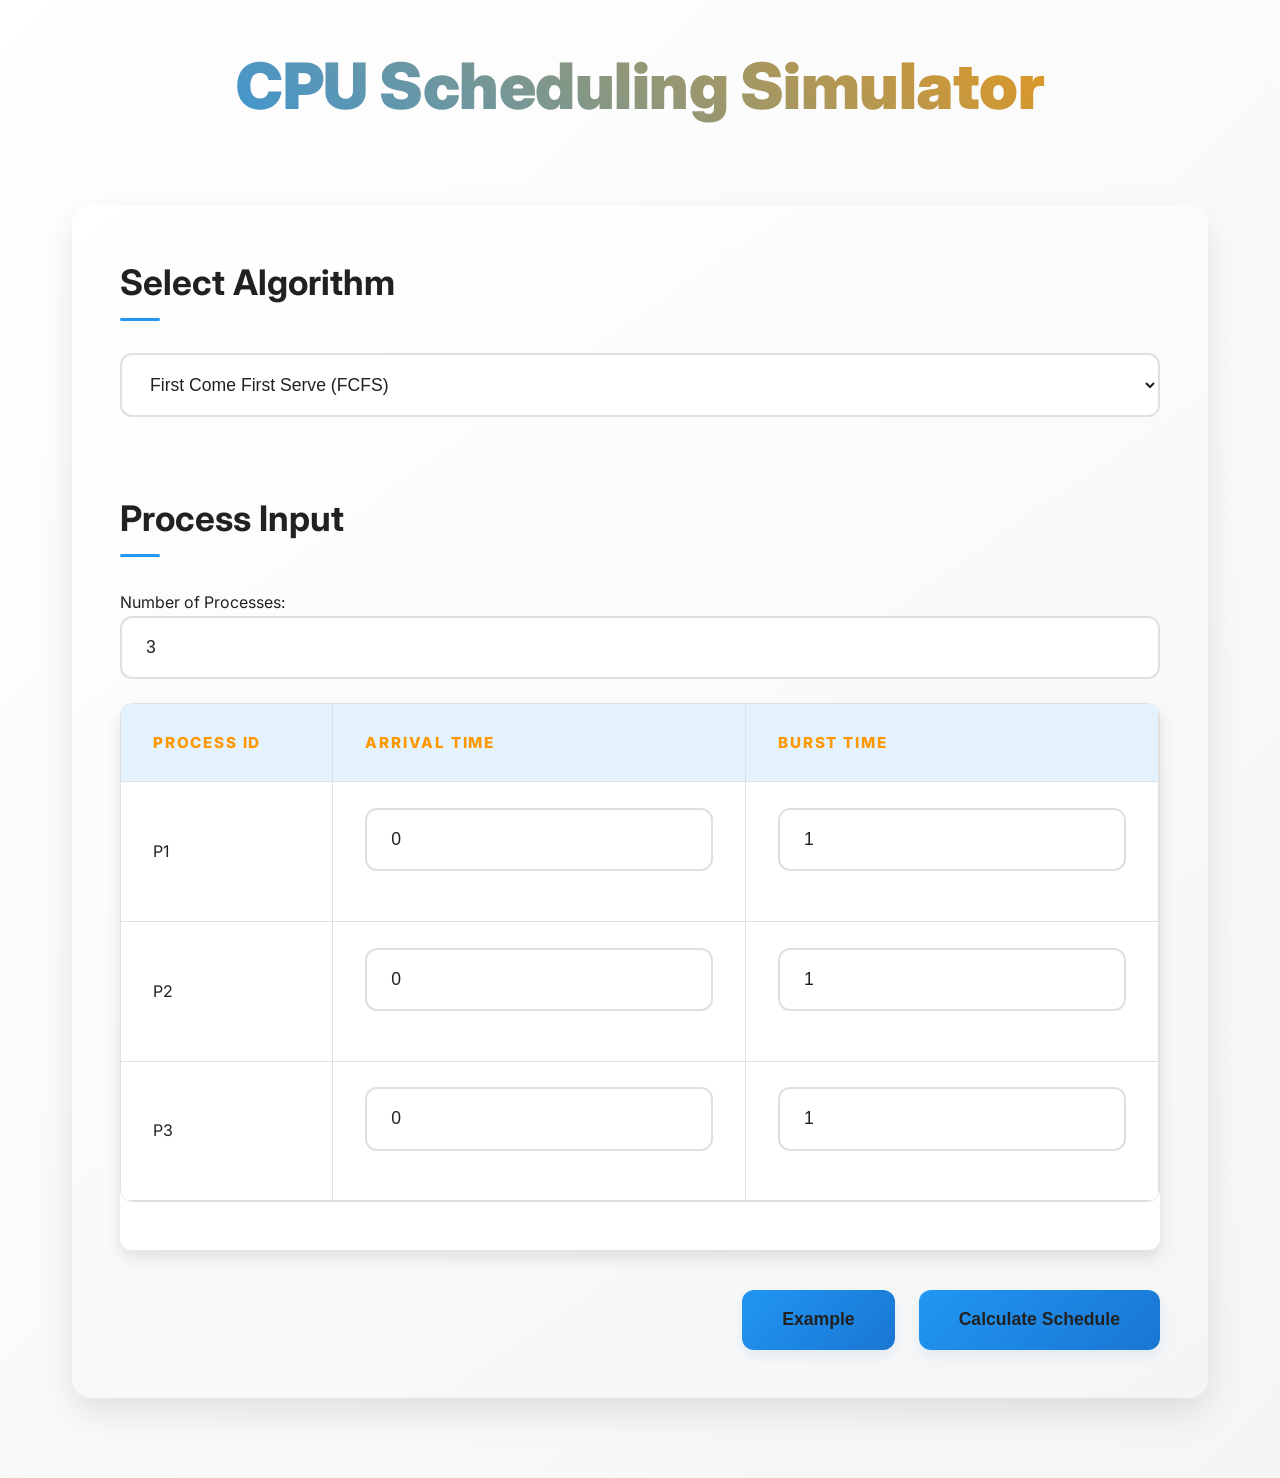
<file: bhaaai OS/project/index.html>
<!DOCTYPE html>
<html lang="en" data-theme="dark">
<head>
    <meta charset="UTF-8">
    <meta name="viewport" content="width=device-width, initial-scale=1.0">
    <title>CPU Scheduling Simulator</title>
    <link rel="stylesheet" href="style.css">
    <link rel="stylesheet" href="https://fonts.googleapis.com/css2?family=Inter:wght@400;500;600;700&display=swap">
</head>
<body>
    <div class="container">
        <header>
            <h1>CPU Scheduling Simulator</h1>
            <p class="intro">
                
            </p>
        </header>

        <section class="input-section" aria-label="Input controls for scheduling simulation">
            <div class="error-message hidden" id="error-message" role="alert">
                <span id="error-text"></span>
                <button class="dismiss-error" aria-label="Dismiss error">×</button>
            </div>
            <div class="algorithm-selection">
                <h2>Select Algorithm</h2>
                <select id="algorithm" class="input-field" aria-label="Select scheduling algorithm">
                    <option value="fcfs">First Come First Serve (FCFS)</option>
                    <option value="sjf">Shortest Job First (SJF)</option>
                    <option value="srtf">Shortest Remaining Time First (SRTF)</option>
                    <option value="rr">Round Robin (RR)</option>
                    <option value="priorityNonPreemptive">Priority Scheduling (Non-Preemptive)</option>
                    <option value="priorityPreemptive">Priority Scheduling (Preemptive)</option>
                </select>

                <div id="quantum-input" class="hidden">
                    <label for="time-quantum">Time Quantum:</label>
                    <input type="number" id="time-quantum" class="input-field" min="1" step="1" value="2" aria-label="Time quantum for Round Robin">
                </div>
            </div>

            <div class="process-input">
                <h2>Process Input</h2>
                <div class="process-count">
                    <label for="process-count">Number of Processes:</label>
                    <input type="number" id="process-count" class="input-field" min="1" max="10" step="1" value="3" aria-label="Number of processes (1 to 10)">
                </div>
                
                <div class="process-table-container">
                    <table id="process-table" aria-label="Process input table">
                        <thead>
                            <tr>
                                <th>Process ID</th>
                                <th>Arrival Time</th>
                                <th>Burst Time</th>
                                <th class="priority-column hidden">Priority</th>
                            </tr>
                        </thead>
                        <tbody id="process-table-body">
                        </tbody>
                    </table>
                </div>

                <div class="loading-spinner hidden" id="loading-spinner" aria-live="polite">
                    <span class="spinner"></span> Calculating...
                </div>
                <div class="button-group">
                    <button id="example-button" class="button" aria-label="Load example data">Example</button>
                    <button id="calculate" class="button" disabled aria-label="Calculate schedule">Calculate Schedule</button>
                </div>
            </div>
        </section>

        <section class="results-section hidden" id="results" aria-label="Simulation results">
            <h2>Results</h2>
            
            <div class="gantt-chart">
                <h3>Gantt Chart</h3>
                <div id="gantt-container" aria-label="Gantt chart of process execution"></div>
                <div id="gantt-timeline" aria-label="Timeline markers"></div>
            </div>

            <div class="metrics">
                <h3>Process Metrics</h3>
                <table id="metrics-table" aria-label="Process metrics table">
                    <thead>
                        <tr>
                            <th>Process ID</th>
                            <th>Completion Time</th>
                            <th>Turnaround Time</th>
                            <th>Waiting Time</th>
                        </tr>
                    </thead>
                    <tbody id="metrics-table-body">
                    </tbody>
                </table>

                <div class="averages" id="averages">
                    <h3>Average Metrics</h3>
                    <table aria-label="Average metrics table">
                        <thead>
                            <tr>
                                <th>Metric</th>
                                <th>Value</th>
                            </tr>
                        </thead>
                        <tbody>
                            <tr>
                                <td>Average Completion Time</td>
                                <td id="avg-ct">0</td>
                            </tr>
                            <tr>
                                <td>Average Turnaround Time</td>
                                <td id="avg-tat">0</td>
                            </tr>
                            <tr>
                                <td>Average Waiting Time</td>
                                <td id="avg-wt">0</td>
                            </tr>
                        </tbody>
                    </table>
                </div>
            </div>
        </section>
    </div>
    <script src="main.js" type="module"></script>
</body>
</html>
</file>
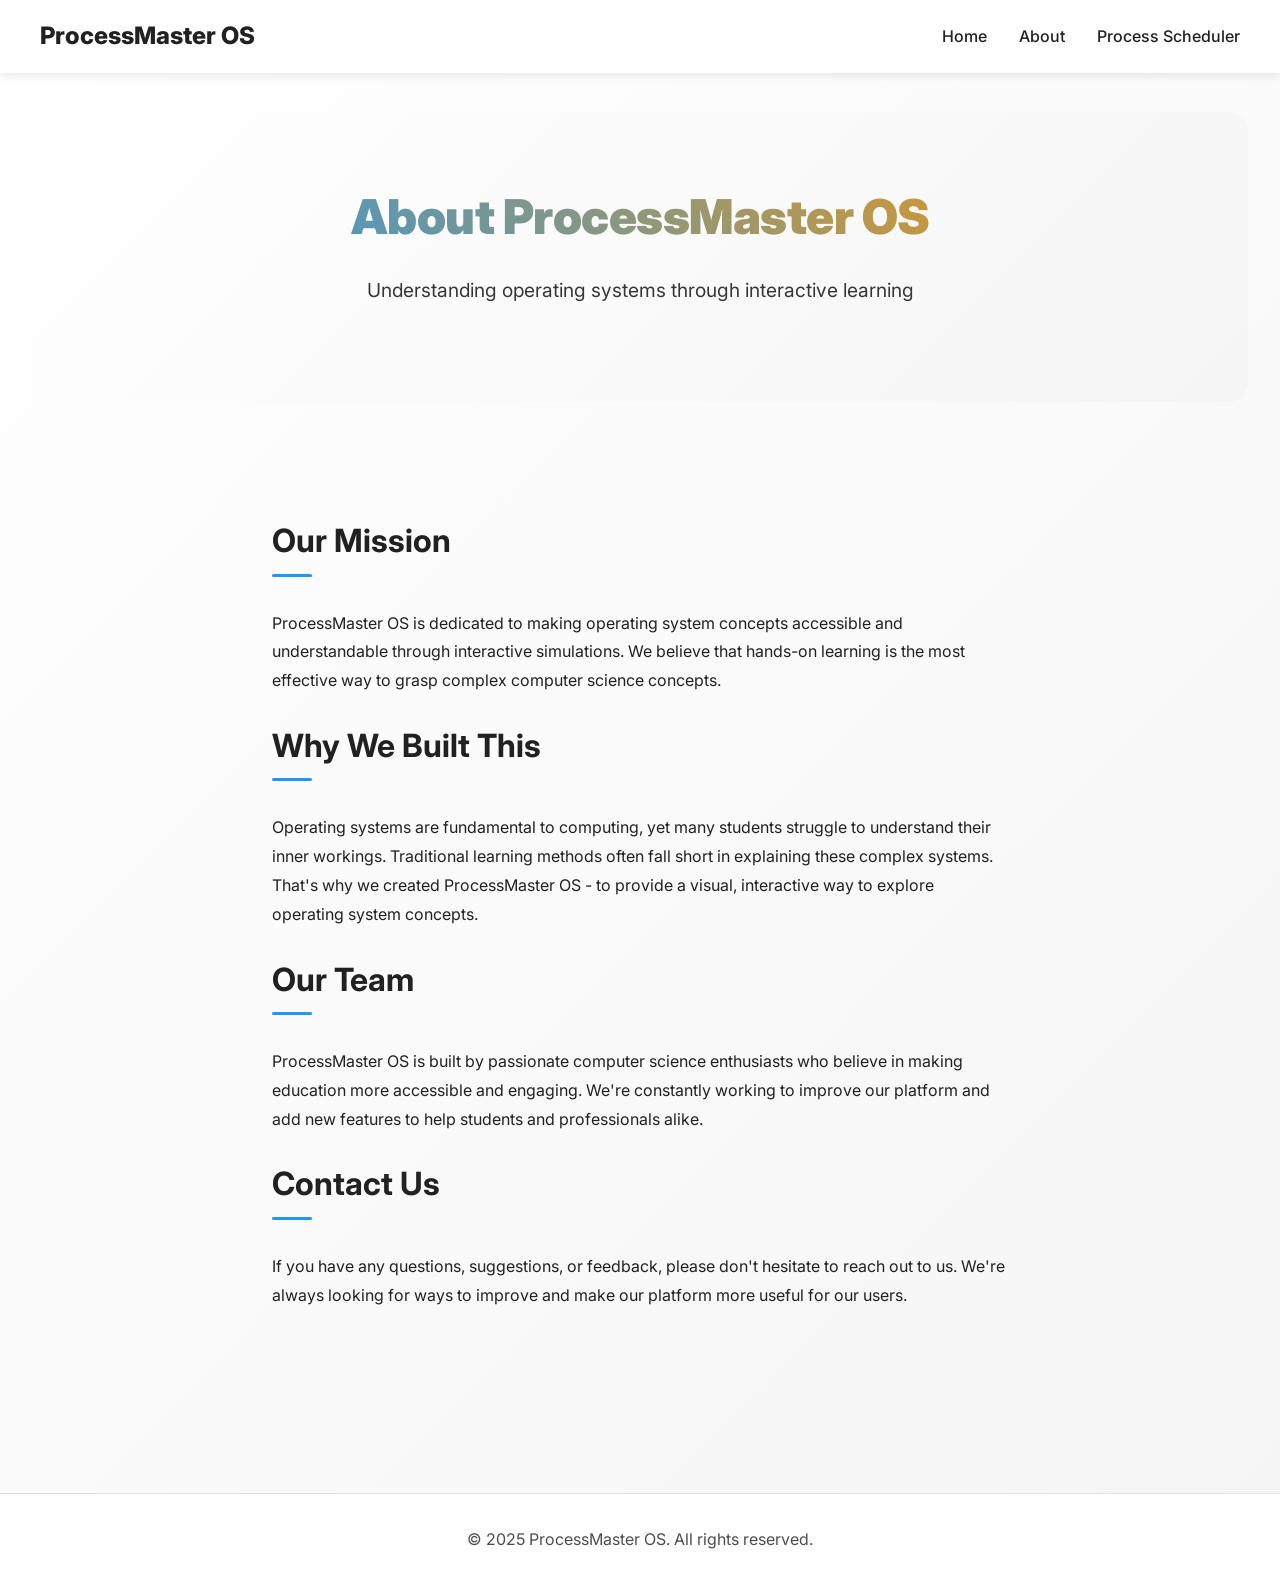
<file: bhaaai OS/project/about.html>
<!DOCTYPE html>
<html lang="en">
<head>
    <meta charset="UTF-8">
    <meta name="viewport" content="width=device-width, initial-scale=1.0">
    <title>ProcessMaster OS - About</title>
    <link rel="stylesheet" href="style.css">
    <link href="https://fonts.googleapis.com/css2?family=Inter:wght@400;500;600;700;800&display=swap" rel="stylesheet">
</head>
<body>
    <nav class="navbar">
        <div class="navbar-container">
            <a href="home.html" class="nav-logo">ProcessMaster OS</a>
            <div class="nav-links">
                <a href="home.html" class="nav-link">Home</a>
                <a href="about.html" class="nav-link">About</a>
                <a href="index.html" class="nav-link">Process Scheduler</a>
            </div>
        </div>
    </nav>

    <div class="page-content">
        <section class="hero">
            <h1>About ProcessMaster OS</h1>
            <p>Understanding operating systems through interactive learning</p>
        </section>

        <section class="about-section">
            <h2>Our Mission</h2>
            <p>ProcessMaster OS is dedicated to making operating system concepts accessible and understandable through interactive simulations. We believe that hands-on learning is the most effective way to grasp complex computer science concepts.</p>

            <h2>Why We Built This</h2>
            <p>Operating systems are fundamental to computing, yet many students struggle to understand their inner workings. Traditional learning methods often fall short in explaining these complex systems. That's why we created ProcessMaster OS - to provide a visual, interactive way to explore operating system concepts.</p>

            <h2>Our Team</h2>
            <p>ProcessMaster OS is built by passionate computer science enthusiasts who believe in making education more accessible and engaging. We're constantly working to improve our platform and add new features to help students and professionals alike.</p>

            <h2>Contact Us</h2>
            <p>If you have any questions, suggestions, or feedback, please don't hesitate to reach out to us. We're always looking for ways to improve and make our platform more useful for our users.</p>
        </section>
    </div>

    <footer>
        <p>&copy; 2025 ProcessMaster OS. All rights reserved.</p>
    </footer>
</body>
</html>
</file>
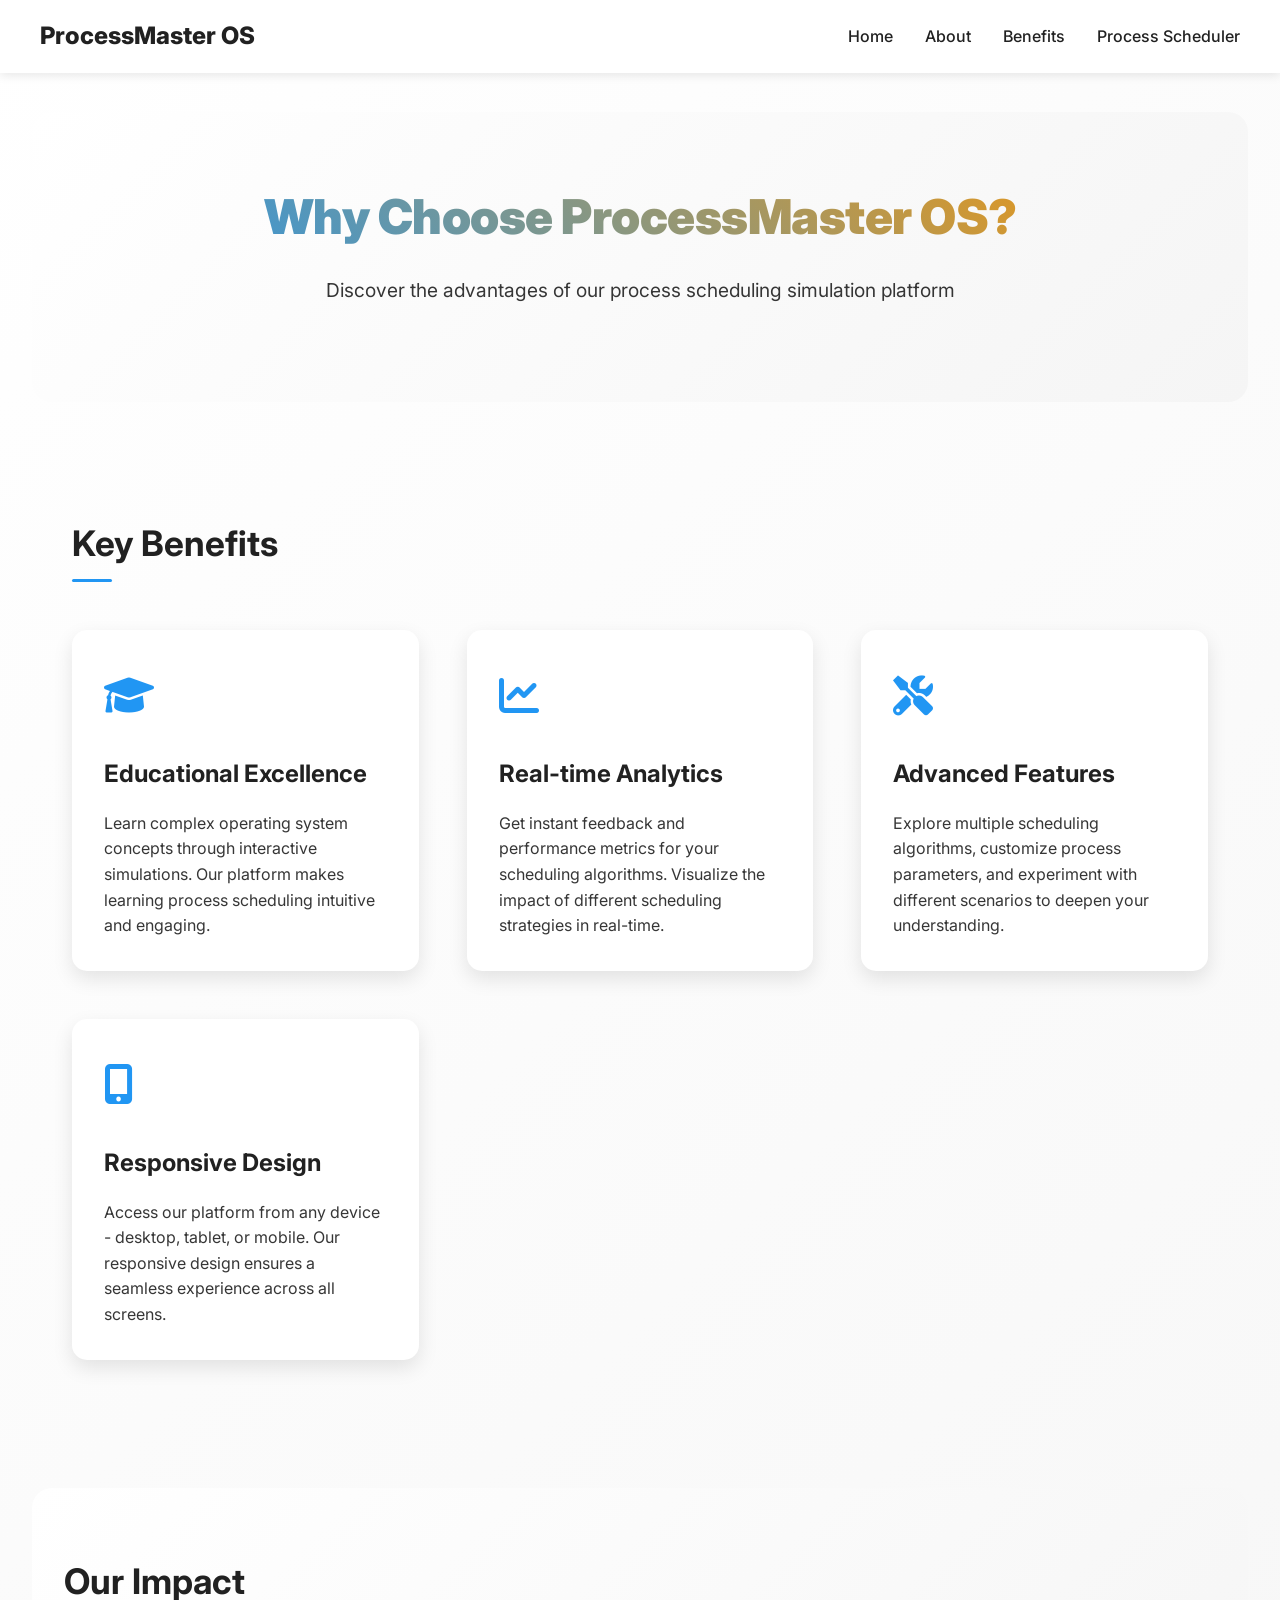
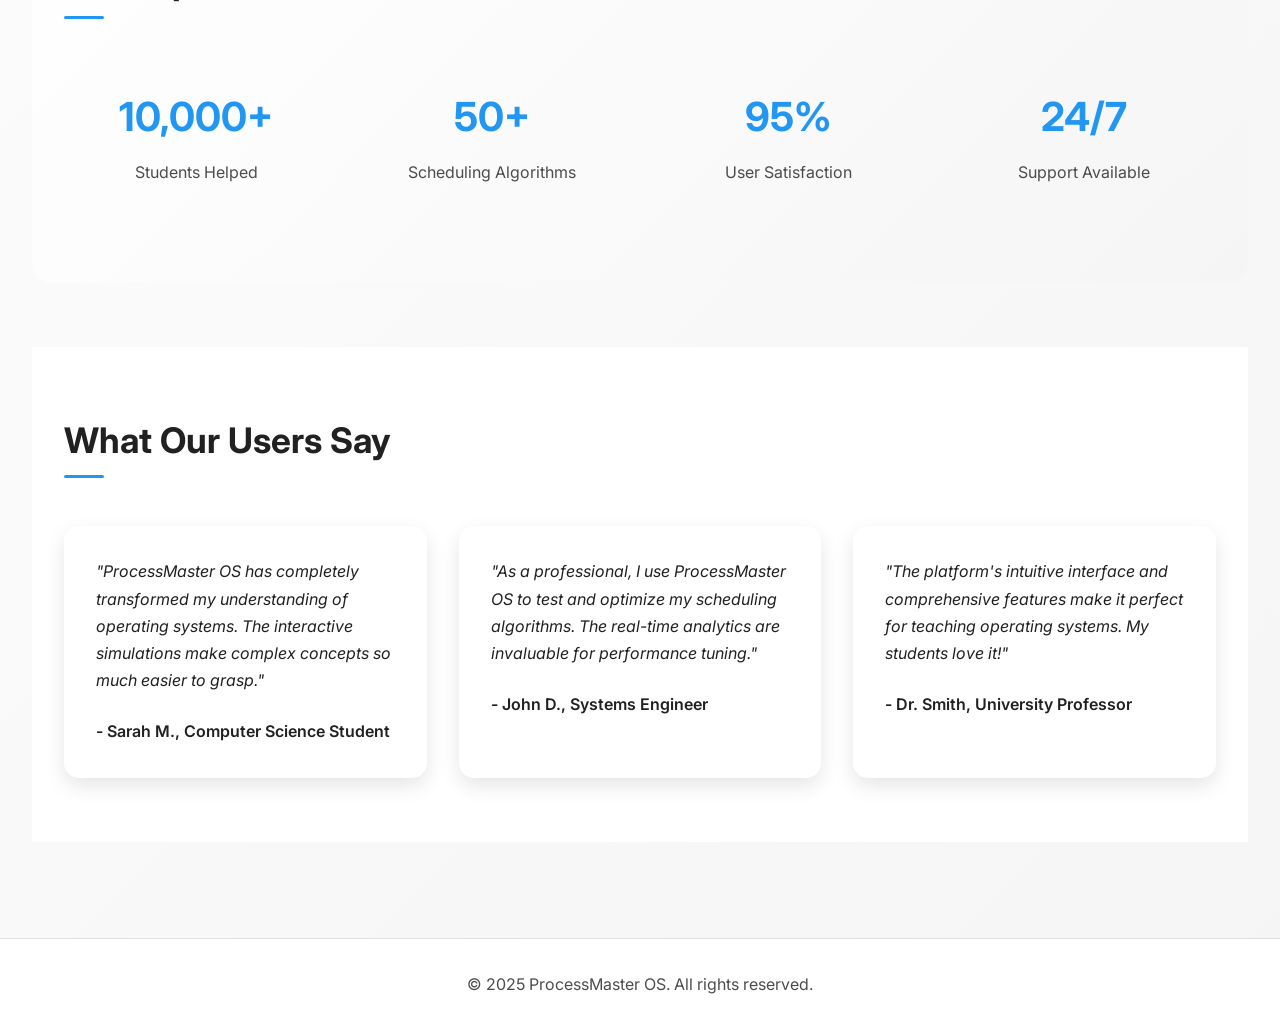
<file: bhaaai OS/project/benefits.html>
<!DOCTYPE html>
<html lang="en">
<head>
    <meta charset="UTF-8">
    <meta name="viewport" content="width=device-width, initial-scale=1.0">
    <title>ProcessMaster OS - Benefits</title>
    <link rel="stylesheet" href="style.css">
    <link href="https://fonts.googleapis.com/css2?family=Inter:wght@400;500;600;700;800&display=swap" rel="stylesheet">
    <link rel="stylesheet" href="https://cdnjs.cloudflare.com/ajax/libs/font-awesome/6.0.0/css/all.min.css">
</head>
<body>
    <nav class="navbar">
        <div class="navbar-container">
            <a href="home.html" class="nav-logo">ProcessMaster OS</a>
            <div class="nav-links">
                <a href="home.html" class="nav-link">Home</a>
                <a href="about.html" class="nav-link">About</a>
                <a href="benefits.html" class="nav-link">Benefits</a>
                <a href="index.html" class="nav-link">Process Scheduler</a>
            </div>
        </div>
    </nav>

    <div class="page-content">
        <section class="hero">
            <h1>Why Choose ProcessMaster OS?</h1>
            <p>Discover the advantages of our process scheduling simulation platform</p>
        </section>

        <section class="benefits-section">
            <h2>Key Benefits</h2>
            
            <div class="benefits-grid">
                <div class="benefit-card">
                    <div class="benefit-icon"><i class="fas fa-graduation-cap"></i></div>
                    <h3 class="benefit-title">Educational Excellence</h3>
                    <p class="benefit-description">Learn complex operating system concepts through interactive simulations. Our platform makes learning process scheduling intuitive and engaging.</p>
                </div>

                <div class="benefit-card">
                    <div class="benefit-icon"><i class="fas fa-chart-line"></i></div>
                    <h3 class="benefit-title">Real-time Analytics</h3>
                    <p class="benefit-description">Get instant feedback and performance metrics for your scheduling algorithms. Visualize the impact of different scheduling strategies in real-time.</p>
                </div>

                <div class="benefit-card">
                    <div class="benefit-icon"><i class="fas fa-tools"></i></div>
                    <h3 class="benefit-title">Advanced Features</h3>
                    <p class="benefit-description">Explore multiple scheduling algorithms, customize process parameters, and experiment with different scenarios to deepen your understanding.</p>
                </div>

                <div class="benefit-card">
                    <div class="benefit-icon"><i class="fas fa-mobile-alt"></i></div>
                    <h3 class="benefit-title">Responsive Design</h3>
                    <p class="benefit-description">Access our platform from any device - desktop, tablet, or mobile. Our responsive design ensures a seamless experience across all screens.</p>
                </div>
            </div>
        </section>

        <section class="stats-section">
            <h2>Our Impact</h2>
            <div class="stats-grid">
                <div class="stat-item">
                    <div class="stat-number">10,000+</div>
                    <div class="stat-label">Students Helped</div>
                </div>
                <div class="stat-item">
                    <div class="stat-number">50+</div>
                    <div class="stat-label">Scheduling Algorithms</div>
                </div>
                <div class="stat-item">
                    <div class="stat-number">95%</div>
                    <div class="stat-label">User Satisfaction</div>
                </div>
                <div class="stat-item">
                    <div class="stat-number">24/7</div>
                    <div class="stat-label">Support Available</div>
                </div>
            </div>
        </section>

        <section class="testimonials-section">
            <h2>What Our Users Say</h2>
            <div class="testimonials-grid">
                <div class="testimonial-card">
                    <p class="testimonial-text">"ProcessMaster OS has completely transformed my understanding of operating systems. The interactive simulations make complex concepts so much easier to grasp."</p>
                    <p class="testimonial-author">- Sarah M., Computer Science Student</p>
                </div>

                <div class="testimonial-card">
                    <p class="testimonial-text">"As a professional, I use ProcessMaster OS to test and optimize my scheduling algorithms. The real-time analytics are invaluable for performance tuning."</p>
                    <p class="testimonial-author">- John D., Systems Engineer</p>
                </div>

                <div class="testimonial-card">
                    <p class="testimonial-text">"The platform's intuitive interface and comprehensive features make it perfect for teaching operating systems. My students love it!"</p>
                    <p class="testimonial-author">- Dr. Smith, University Professor</p>
                </div>
            </div>
        </section>
    </div>

    <footer>
        <p>&copy; 2025 ProcessMaster OS. All rights reserved.</p>
    </footer>
</body>
</html>
</file>
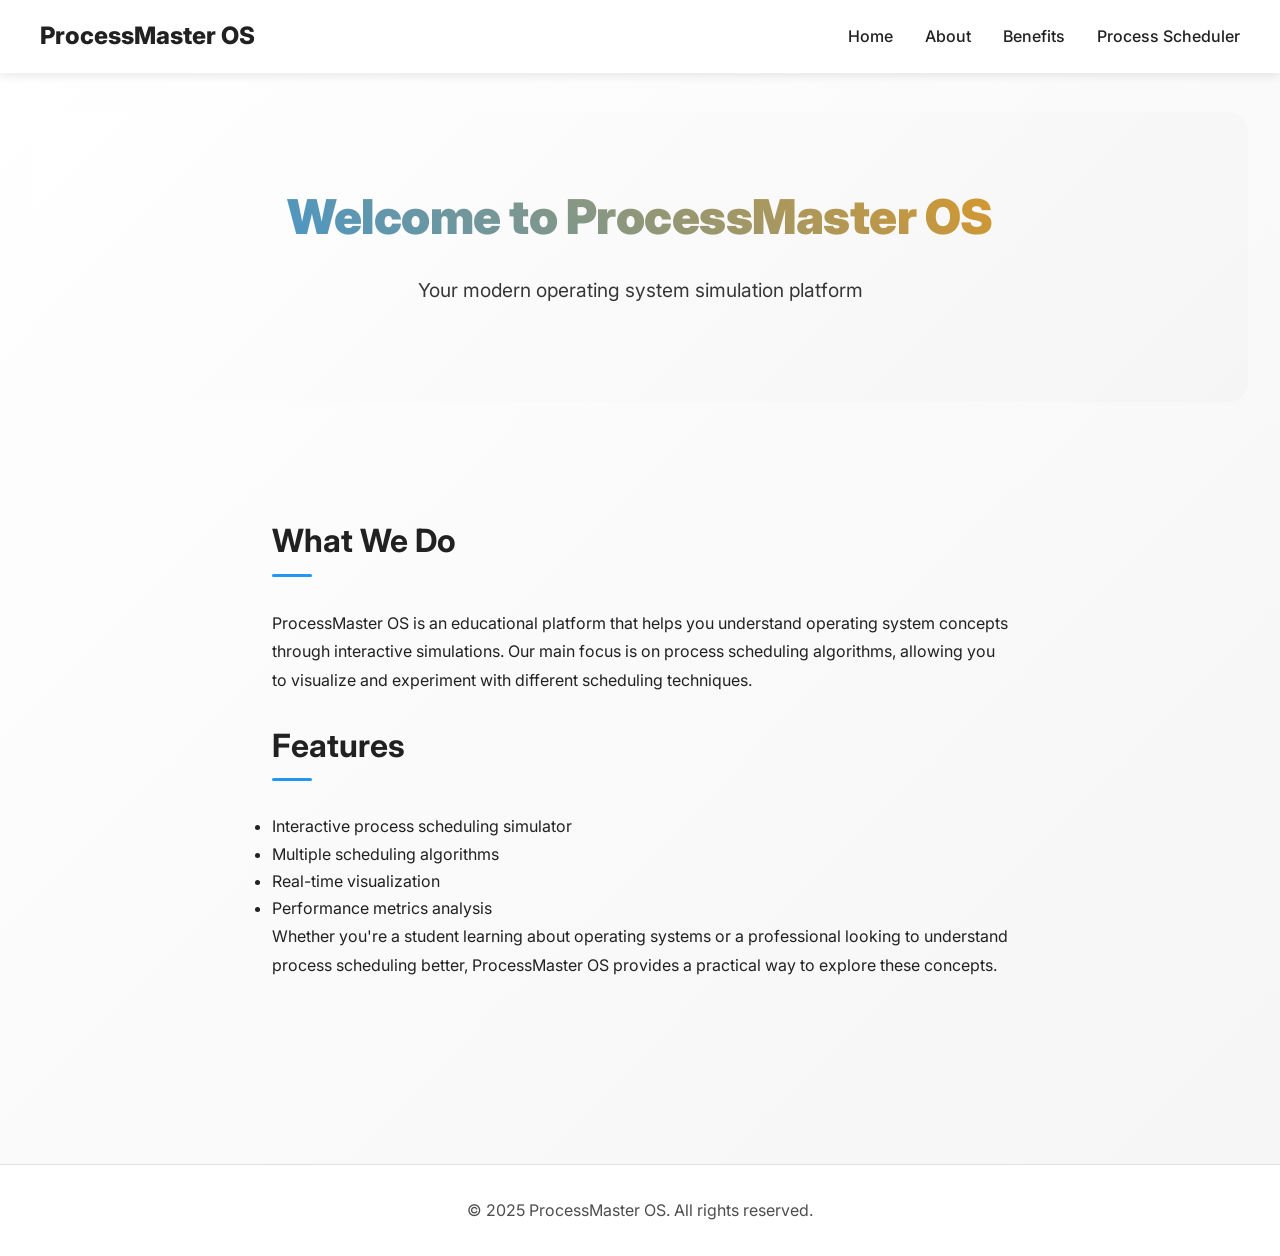
<file: bhaaai OS/project/home.html>
<!DOCTYPE html>
<html lang="en">
<head>
    <meta charset="UTF-8">
    <meta name="viewport" content="width=device-width, initial-scale=1.0">
    <title>ProcessMaster OS - Home</title>
    <link rel="stylesheet" href="style.css">
    <link href="https://fonts.googleapis.com/css2?family=Inter:wght@400;500;600;700;800&display=swap" rel="stylesheet">
</head>
<body>
    <nav class="navbar">
        <div class="navbar-container">
            <a href="home.html" class="nav-logo">ProcessMaster OS</a>
            <div class="nav-links">
                <a href="home.html" class="nav-link">Home</a>
                <a href="about.html" class="nav-link">About</a>
                <a href="benefits.html" class="nav-link">Benefits</a>
                <a href="index.html" class="nav-link">Process Scheduler</a>
            </div>
        </div>
    </nav>

    <div class="page-content">
        <section class="hero">
            <h1>Welcome to ProcessMaster OS</h1>
            <p>Your modern operating system simulation platform</p>
        </section>

        <section class="about-section">
            <h2>What We Do</h2>
            <p>ProcessMaster OS is an educational platform that helps you understand operating system concepts through interactive simulations. Our main focus is on process scheduling algorithms, allowing you to visualize and experiment with different scheduling techniques.</p>

            <h2>Features</h2>
            <ul>
                <li>Interactive process scheduling simulator</li>
                <li>Multiple scheduling algorithms</li>
                <li>Real-time visualization</li>
                <li>Performance metrics analysis</li>
            </ul>

            <p>Whether you're a student learning about operating systems or a professional looking to understand process scheduling better, ProcessMaster OS provides a practical way to explore these concepts.</p>
        </section>
    </div>

    <footer>
        <p>&copy; 2025 ProcessMaster OS. All rights reserved.</p>
    </footer>
</body>
</html>
</file>
<file: bhaaai OS/project/style.css>
:root {
    --primary-color: #212121;
    --secondary-color: #2196F3;
    --accent-color: #FF9800;
    --background-color: #ffffff;
    --background-gradient: linear-gradient(135deg, #ffffff 0%, #f5f5f5 100%);
    --text-color: #212121;
    --border-color: #e0e0e0;
    --hover-color: #1976D2;
    --shadow-color: rgba(0, 0, 0, 0.1);
    --error-color: #f44336;
    --table-bg: #ffffff;
    --gantt-bg: #ffffff;
    --gantt-hover: #e3f2fd;
    --transition: all 0.3s ease;
}

* {
    margin: 0;
    padding: 0;
    box-sizing: border-box;
}

body {
    font-family: 'Inter', -apple-system, BlinkMacSystemFont, 'Segoe UI', Roboto, sans-serif;
    line-height: 1.7;
    color: var(--text-color);
    background: var(--background-gradient);
    font-size: 16px;
    overflow-x: hidden;
}

.container {
    max-width: 1200px;
    margin: 0 auto;
    padding: 2rem;
    border-radius: 20px;
}

header {
    text-align: center;
    margin-bottom: 4rem;
    animation: fadeIn 1s ease-in;
}

h1 {
    color: var(--primary-color);
    margin-bottom: 1.5rem;
    font-size: 4rem;
    font-weight: 900;
    letter-spacing: -0.5px;
    background: linear-gradient(45deg, var(--secondary-color), var(--accent-color));
    -webkit-background-clip: text;
    -webkit-text-fill-color: transparent;
}

h2 {
    color: var(--primary-color);
    margin-bottom: 2rem;
    font-size: 2.2rem;
    font-weight: 700;
    position: relative;
    padding-bottom: 0.5rem;
}

h2::after {
    content: '';
    position: absolute;
    bottom: 0;
    left: 0;
    width: 40px;
    height: 3px;
    background: var(--secondary-color);
    border-radius: 2px;
}

h3 {
    color: var(--primary-color);
    margin-bottom: 1.5rem;
    font-size: 1.8rem;
    font-weight: 600;
}

.intro {
    max-width: 800px;
    margin: 0 auto;
    color: var(--text-color);
    font-size: 1.2rem;
    line-height: 1.8;
    opacity: 0.9;
}

.input-section {
    background: linear-gradient(145deg, var(--table-bg), #f5f5f5);
    padding: 3rem;
    border-radius: 20px;
    box-shadow: 0 15px 35px var(--shadow-color);
    margin-bottom: 3rem;
    transition: var(--transition);
}

.input-section:hover {
    transform: translateY(-5px);
    box-shadow: 0 20px 40px var(--shadow-color);
}

.algorithm-selection {
    margin-bottom: 3rem;
}

.input-field {
    width: 100%;
    padding: 1.2rem 1.5rem;
    margin-bottom: 1.5rem;
    border: 2px solid var(--border-color);
    border-radius: 12px;
    font-size: 1.1rem;
    background-color: #ffffff;
    color: var(--text-color);
    transition: var(--transition);
}

.input-field:focus {
    outline: none;
    border-color: var(--secondary-color);
    box-shadow: 0 0 0 6px rgba(33, 150, 243, 0.2);
    transform: scale(1.02);
}

.process-table-container {
    overflow-x: auto;
    margin-bottom: 2.5rem;
    border-radius: 12px;
    background: var(--table-bg);
    box-shadow: 0 8px 16px var(--shadow-color);
}

table {
    width: 100%;
    border-collapse: separate;
    border-spacing: 0;
    margin-bottom: 3rem;
    background: var(--table-bg);
    border-radius: 12px;
    overflow: hidden;
    border: 1px solid var(--border-color);
}

th, td {
    padding: 1.6rem 2rem;
    text-align: left;
    border-bottom: 1px solid var(--border-color);
    border-right: 1px solid var(--border-color);
}

th {
    background-color: #e3f2fd;
    color: var(--accent-color);
    font-weight: 800;
    text-transform: uppercase;
    font-size: 0.95rem;
    letter-spacing: 0.12em;
}

td {
    background-color: var(--table-bg);
    color: var(--text-color);
}

.button {
    background: linear-gradient(135deg, var(--secondary-color), #1976D2);
    color: var(--primary-color);
    padding: 1.2rem 2.5rem;
    border: none;
    border-radius: 12px;
    cursor: pointer;
    font-size: 1.1rem;
    font-weight: 600;
    transition: var(--transition);
    box-shadow: 0 6px 12px rgba(33, 150, 243, 0.1);
    position: relative;
    overflow: hidden;
}

.button::before {
    content: '';
    position: absolute;
    top: 50%;
    left: 50%;
    width: 0;
    height: 0;
    background: rgba(255, 255, 255, 0.2);
    border-radius: 50%;
    transform: translate(-50%, -50%);
    transition: var(--transition);
}

.button:hover {
    background: linear-gradient(135deg, var(--hover-color), #1565C0);
    transform: translateY(-2px);
    box-shadow: 0 10px 20px rgba(33, 150, 243, 0.4);
}

.button:hover::before {
    width: 200%;
    height: 200%;
}

.button:disabled {
    background: #546e7a;
    cursor: not-allowed;
    transform: none;
    box-shadow: none;
}

.button-group {
    display: flex;
    gap: 1.5rem;
    justify-content: flex-end;
    margin-top: 2rem;
}

.error-message {
    background-color: #ffebee;
    color: #c62828;
    padding: 1.5rem;
    border-radius: 12px;
    margin-bottom: 2rem;
    border: 1px solid #ffcdd2;
    box-shadow: 0 6px 12px rgba(244, 67, 54, 0.3);
    animation: shake 0.5s ease;
}

.results-section {
    background: linear-gradient(145deg, var(--table-bg), #f5f5f5);
    padding: 3rem;
    border-radius: 20px;
    box-shadow: 0 15px 35px var(--shadow-color);
    margin-bottom: 3rem;
    animation: slideUp 0.6s ease-out;
    transition: var(--transition);
}

.results-section:hover {
    transform: translateY(-3px);
}

.gantt-chart {
    margin-bottom: 4rem;
    overflow-x: auto;
    max-width: 100%;
    background: var(--gantt-bg);
    padding: 2.5rem;
    border-radius: 12px;
    box-shadow: inset 0 3px 8px var(--shadow-color);
}

#gantt-container {
    display: flex;
    margin-bottom: 1rem;
    min-height: 140px;
    flex-wrap: nowrap;
    position: relative;
}

.gantt-block {
    display: flex;
    align-items: center;
    justify-content: center;
    background: linear-gradient(135deg, var(--secondary-color), #004d40);
    color: var(--primary-color);
    margin-right: 8px;
    padding: 1.3rem;
    min-width: 60px;
    flex-shrink: 0;
    font-size: 1.4rem;
    font-weight: 700;
    border-radius: 10px;
    transition: background-color 0.3s ease, transform 0.2s ease, box-shadow 0.3s ease;
    box-shadow: 0 4px 8px rgba(0, 0, 0, 0.4);
    position: relative;
    overflow: hidden;
}

.gantt-block:hover {
    background: var(--gantt-hover);
    transform: scale(1.08);
    box-shadow: 0 6px 12px rgba(126, 87, 194, 0.5);
}

.gantt-block::after {
    content: attr(aria-label);
    position: absolute;
    top: -60px;
    left: 50%;
    transform: translateX(-50%);
    background: #263238;
    color: var(--text-color);
    padding: 0.8rem;
    border-radius: 8px;
    font-size: 1rem;
    white-space: nowrap;
    opacity: 0;
    transition: opacity 0.3s ease;
    pointer-events: none;
}

.gantt-block:hover::after {
    opacity: 1;
}

#gantt-timeline {
    display: flex;
    font-size: 1.2rem;
    color: var(--text-color);
    position: relative;
    height: 2rem;
}

.timeline-mark {
    position: absolute;
    text-align: center;
    color: var(--accent-color);
    font-weight: 700;
    font-size: 1rem;
}

.averages {
    background: #263238;
    padding: 2.5rem;
    border-radius: 12px;
    margin-top: 3rem;
    box-shadow: 0 6px 12px var(--shadow-color);
}

.averages table {
    width: 100%;
    background: var(--table-bg);
    border-radius: 12px;
    overflow: hidden;
}

.averages th {
    background-color: #263238;
    color: var(--accent-color);
    font-weight: 800;
}

.averages td {
    color: var(--text-color);
    font-weight: 600;
}

.hidden {
    display: none;
}

/* Navigation Bar */
.navbar {
    position: fixed;
    top: 0;
    width: 100%;
    background: var(--background-color);
    box-shadow: 0 2px 10px var(--shadow-color);
    z-index: 1000;
    padding: 1rem 2rem;
}

.navbar-container {
    max-width: 1200px;
    margin: 0 auto;
    display: flex;
    justify-content: space-between;
    align-items: center;
}

.nav-logo {
    font-size: 1.5rem;
    font-weight: 800;
    color: var(--primary-color);
    text-decoration: none;
}

.nav-links {
    display: flex;
    gap: 2rem;
}

.nav-link {
    color: var(--primary-color);
    text-decoration: none;
    font-weight: 500;
    transition: var(--transition);
    position: relative;
}

.nav-link::after {
    content: '';
    position: absolute;
    bottom: -5px;
    left: 0;
    width: 0;
    height: 2px;
    background: var(--secondary-color);
    transition: var(--transition);
}

.nav-link:hover::after {
    width: 100%;
}

/* Page Content */
.page-content {
    margin-top: 80px;
    padding: 2rem;
}

/* Hero Section */
.hero {
    text-align: center;
    padding: 4rem 2rem;
    background: var(--background-gradient);
    border-radius: 20px;
    margin-bottom: 3rem;
}

.hero h1 {
    font-size: 3rem;
    margin-bottom: 1rem;
    color: var(--primary-color);
}

.hero p {
    font-size: 1.2rem;
    color: var(--primary-color);
    opacity: 0.9;
    margin-bottom: 2rem;
}

/* About Section */
.about-section {
    max-width: 800px;
    margin: 0 auto;
    padding: 4rem 2rem;
}

.about-section h2 {
    color: var(--primary-color);
    margin-bottom: 2rem;
    font-size: 2rem;
}

.about-section p {
    color: var(--primary-color);
    line-height: 1.8;
    margin-bottom: 1.5rem;
}

/* Footer */
footer {
    background: var(--background-color);
    padding: 2rem;
    text-align: center;
    margin-top: 4rem;
    border-top: 1px solid var(--border-color);
}

footer p {
    color: var(--primary-color);
    opacity: 0.8;
}

/* Benefits Page */
.benefits-section {
    max-width: 1200px;
    margin: 0 auto;
    padding: 4rem 2rem;
}

.benefits-grid {
    display: grid;
    grid-template-columns: repeat(auto-fit, minmax(300px, 1fr));
    gap: 3rem;
    margin-top: 3rem;
}

.benefit-card {
    background: var(--background-color);
    border-radius: 15px;
    padding: 2rem;
    box-shadow: 0 8px 20px var(--shadow-color);
    transition: var(--transition);
}

.benefit-card:hover {
    transform: translateY(-5px);
    box-shadow: 0 12px 25px var(--shadow-color);
}

.benefit-icon {
    font-size: 2.5rem;
    color: var(--secondary-color);
    margin-bottom: 1.5rem;
}

.benefit-title {
    color: var(--primary-color);
    font-size: 1.5rem;
    margin-bottom: 1rem;
    font-weight: 700;
}

.benefit-description {
    color: var(--primary-color);
    opacity: 0.9;
    line-height: 1.6;
}

/* Statistics Section */
.stats-section {
    background: var(--background-gradient);
    padding: 4rem 2rem;
    border-radius: 20px;
    margin: 4rem 0;
}

.stats-grid {
    display: grid;
    grid-template-columns: repeat(auto-fit, minmax(200px, 1fr));
    gap: 2rem;
    text-align: center;
}

.stat-item {
    padding: 2rem;
}

.stat-number {
    font-size: 2.5rem;
    font-weight: 700;
    color: var(--secondary-color);
    margin-bottom: 0.5rem;
}

.stat-label {
    color: var(--primary-color);
    opacity: 0.8;
}

/* Testimonials Section */
.testimonials-section {
    padding: 4rem 2rem;
    background: var(--background-color);
}

.testimonials-grid {
    display: grid;
    grid-template-columns: repeat(auto-fit, minmax(300px, 1fr));
    gap: 2rem;
    margin-top: 3rem;
}

.testimonial-card {
    background: var(--background-color);
    border-radius: 15px;
    padding: 2rem;
    box-shadow: 0 8px 20px var(--shadow-color);
}

.testimonial-text {
    color: var(--primary-color);
    font-style: italic;
    margin-bottom: 1.5rem;
}

.testimonial-author {
    color: var(--primary-color);
    font-weight: 600;
}

@keyframes fadeIn {
    from {
        opacity: 0;
        transform: translateY(20px);
    }
    to {
        opacity: 1;
        transform: translateY(0);
    }
}

@keyframes slideUp {
    from {
        opacity: 0;
        transform: translateY(20px);
    }
    to {
        opacity: 1;
        transform: translateY(0);
    }
}

@keyframes shake {
    0%, 100% { transform: translateX(0); }
    25% { transform: translateX(-10px); }
    75% { transform: translateX(10px); }
}

/* Responsive Design */
@media (max-width: 768px) {
    .container {
        padding: 1.5rem;
    }

    h1 {
        font-size: 3rem;
    }

    .input-section, .results-section {
        padding: 2rem;
    }

    .button {
        width: 100%;
        padding: 1rem 1.5rem;
    }

    .button-group {
        flex-direction: column;
        gap: 1rem;
    }
}

@media (max-width: 480px) {
    .container {
        padding: 1rem;
    }

    h1 {
        font-size: 2.5rem;
    }

    .button {
        padding: 0.8rem 1.2rem;
        font-size: 1rem;
    }

    .gantt-block {
        font-size: 1.2rem;
        min-width: 40px;
    }

    .timeline-mark {
        font-size: 0.9rem;
    }
}
</file>
